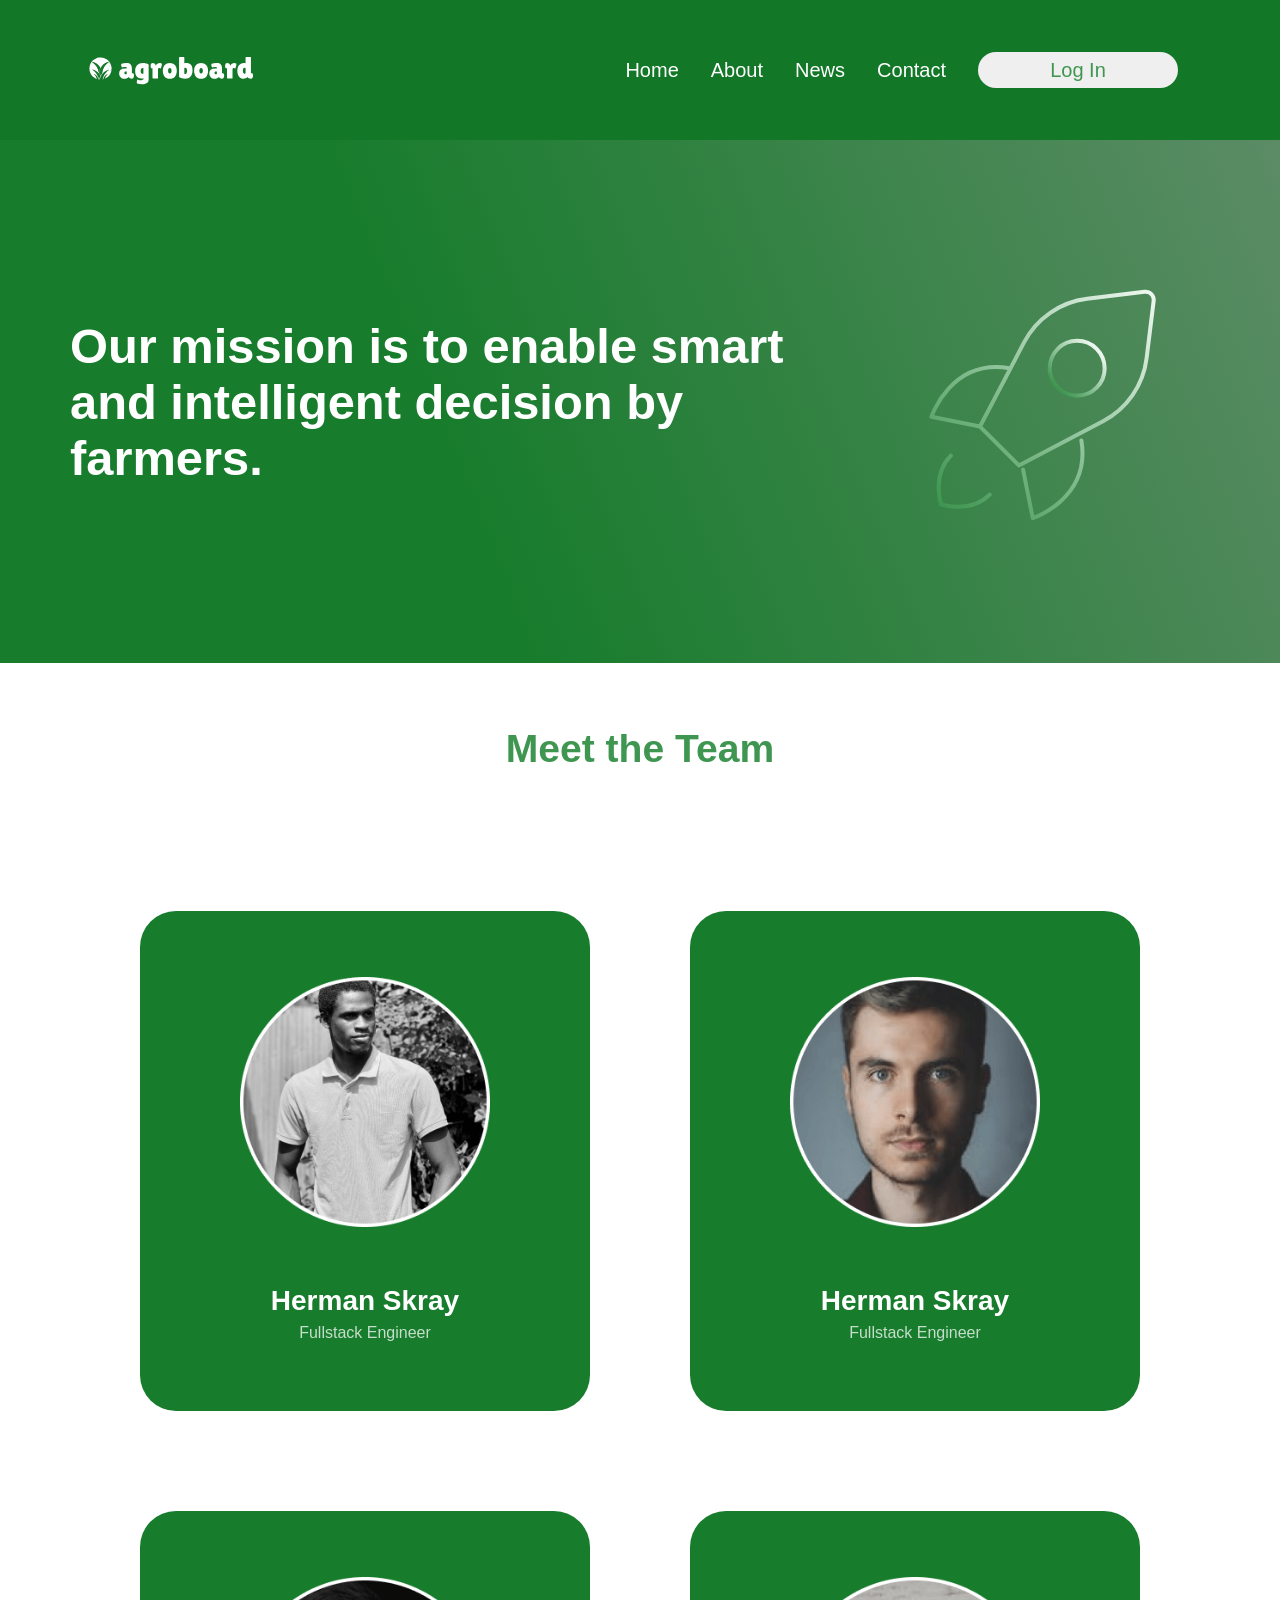
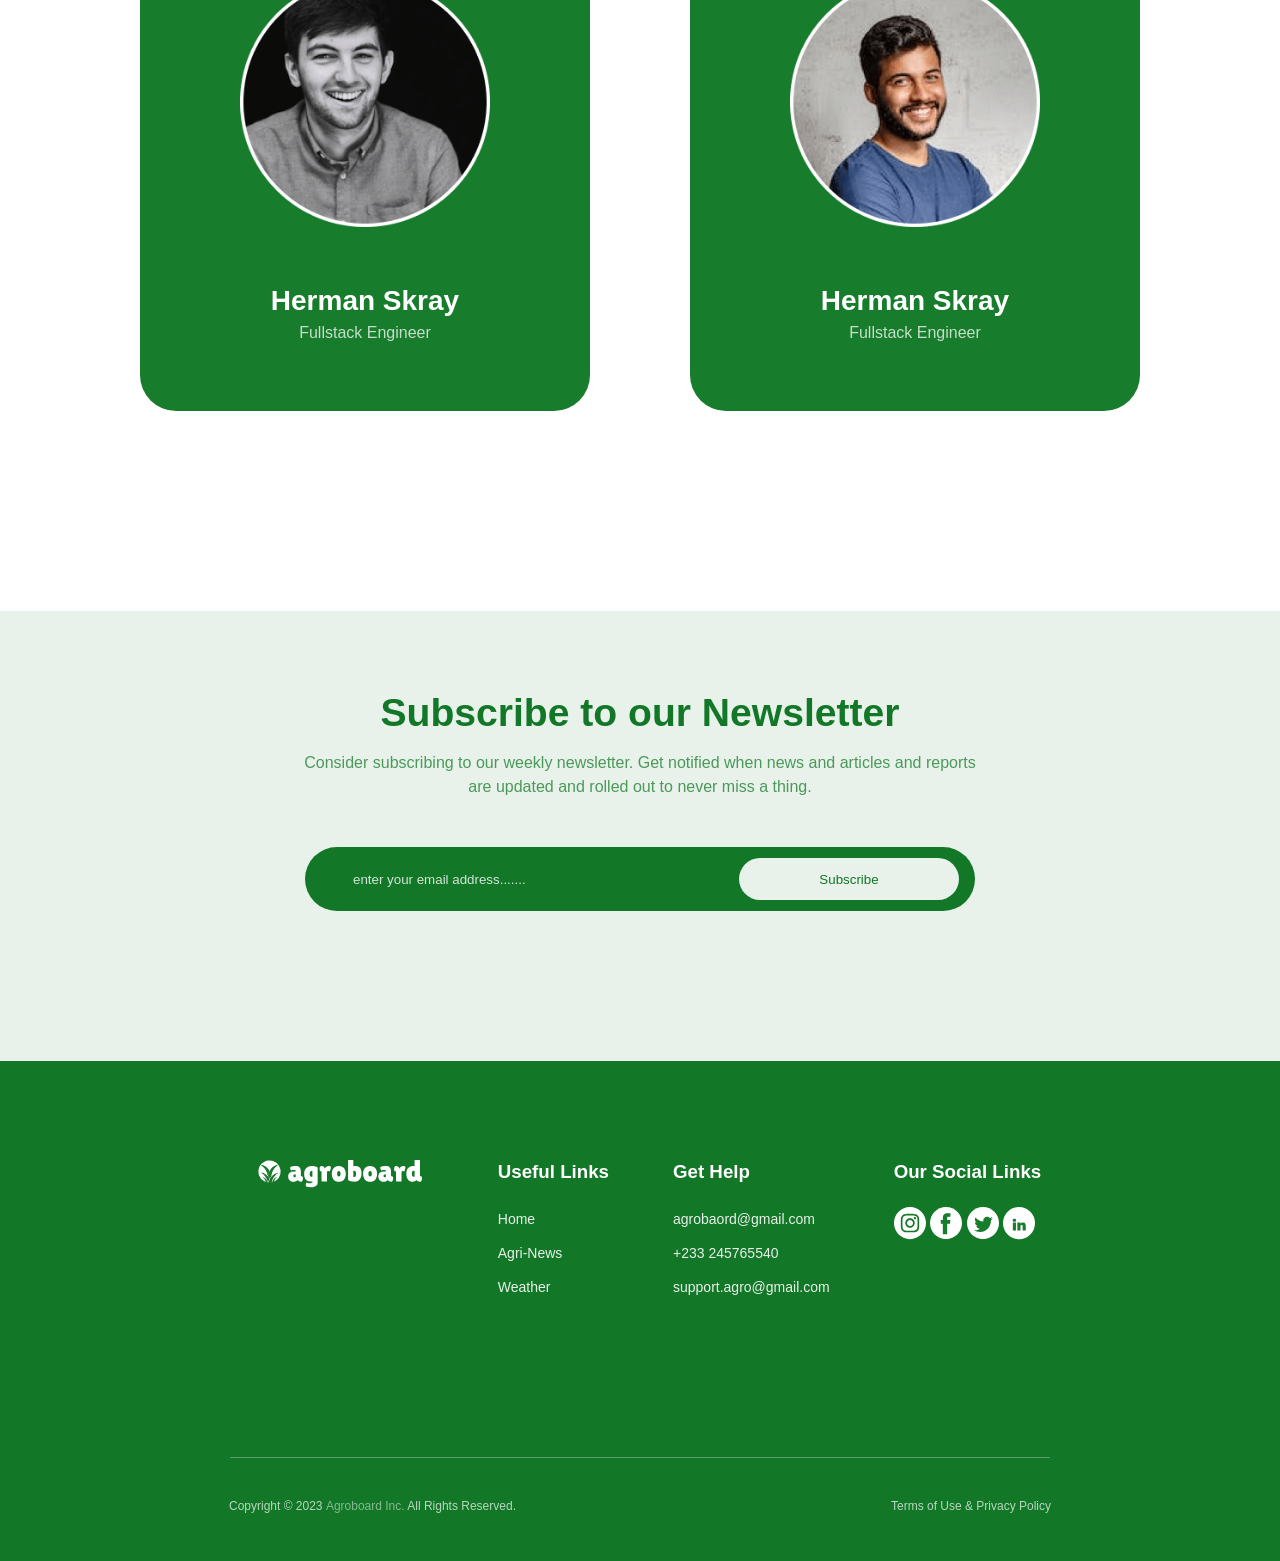
<file: static/about.html>
<!DOCTYPE html>
<html lang="en">
  <head>
    <meta charset="UTF-8" />
    <meta name="viewport" content="width=device-width, initial-scale=1.0" />
    <link rel="stylesheet" href="about.css" />
    <title>Agroboard | Smart Decisions</title>
  </head>
  <body>
    <!--  THIS IS THE HEADER SECTION -->

    <header>
      <a href="index.html"
        ><img src="images/Logo.svg" alt="logo" class="logo"
      /></a>
      <nav>
        <ul>
          <li class="menu-link"><a href="index.html">Home</a></li>
          <li class="menu-link"><a href="about.html">About</a></li>
          <li class="menu-link"><a href="news.html">News</a></li>
          <li class="menu-link"><a href="#get-help">Contact</a></li>
          <li class="menu-link">
            <a href=""><button>Log In</button></a>
          </li>
        </ul>
      </nav>
    </header>

    <!--  THIS IS THE HERO SECTION -->

    <section class="hero-section">
      <h1>
        Our mission is to enable smart and intelligent decision by farmers.
      </h1>
      <img src="images/svg mission.svg" alt="mission svg icon rocket" />
    </section>

    <!--  THIS IS THE TEAM SECTION -->
    <section class="team">
      <h2 class="team-heading">Meet the Team</h2>
      <div class="cards">
        <div class="card">
          <img src="images/Herman.png" alt="expert-analysis" />
          <h2>Herman Skray</h2>
          <p>Fullstack Engineer</p>
        </div>
        <div class="card">
          <img src="images/Theo.png" alt="expert-analysis" />
          <h2>Herman Skray</h2>
          <p>Fullstack Engineer</p>
        </div>
        <div class="card">
          <img src="images/Femi.png" alt="expert-analysis" />
          <h2>Herman Skray</h2>
          <p>Fullstack Engineer</p>
        </div>
        <div class="card">
          <img src="images/Jack.png" alt="expert-analysis" />
          <h2>Herman Skray</h2>
          <p>Fullstack Engineer</p>
        </div>
      </div>
    </section>

    <!--  THIS IS THE NEWSLETTER SECTION -->
    <section class="newsletter">
      <h2>Subscribe to our Newsletter</h2>
      <p>
        Consider subscribing to our weekly newsletter. Get notified when news
        and articles and reports are updated and rolled out to never miss a
        thing.
      </p>
      <form action="" method="get" class="subscribe-form">
        <label for="email"
          ><input
            type="email"
            class="email"
            required
            placeholder="enter your email address......."
        /></label>
        <label for="subscribe"
          ><input type="submit" class="subscribe" value="Subscribe"
        /></label>
      </form>
    </section>

    <!--  THIS IS THE FOOTER SECTION -->

    <footer>
      <div class="links">
        <a href="index.html"
          ><img src="images/Logo.svg" alt="logo" class="logo"
        /></a>
        <div class="useful-links">
          <h3>Useful Links</h3>
          <a href="index.html"><p>Home</p></a>
          <a href="news.html"><p>Agri-News</p></a>
          <a href="weather.html"><p>Weather</p></a>
        </div>
        <div class="get-help" id="get-help">
          <h3>Get Help</h3>
          <a href="mailto:agrobaord@gmail.com"><p>agrobaord@gmail.com</p></a>
          <a href="tel:+233245765540"><p>+233 245765540</p></a>
          <a href="mailto:agrobaord@gmail.com"><p>support.agro@gmail.com</p></a>
        </div>
        <div class="social">
          <h3>Our Social Links</h3>
          <a href="http://www.instagram.com"
            ><img src="images/Instagram.svg" alt="instagram icon"
          /></a>
          <a href="http://www.facebook.com"
            ><img src="images/Facebook.svg" alt="facebook icon"
          /></a>
          <a href="http://www.twitter.com"
            ><img src="images/Twitter.svg" alt="twitter icon"
          /></a>
          <a href="http://www.linkedin.com"
            ><img src="images/LinkedIn.svg" alt="linkedin icon"
          /></a>
        </div>
      </div>
      <hr />
      <div class="copyright-terms">
        <div class="copyright">
          <p>
            Copyright © 2023
            <a href="index.html">Agroboard Inc.</a> All Rights Reserved.
          </p>
        </div>
        <div class="terms">
          <a href="#"><p>Terms of Use & Privacy Policy</p></a>
        </div>
      </div>
    </footer>
  </body>
  <script src="script.js"></script>
</html>
</file>
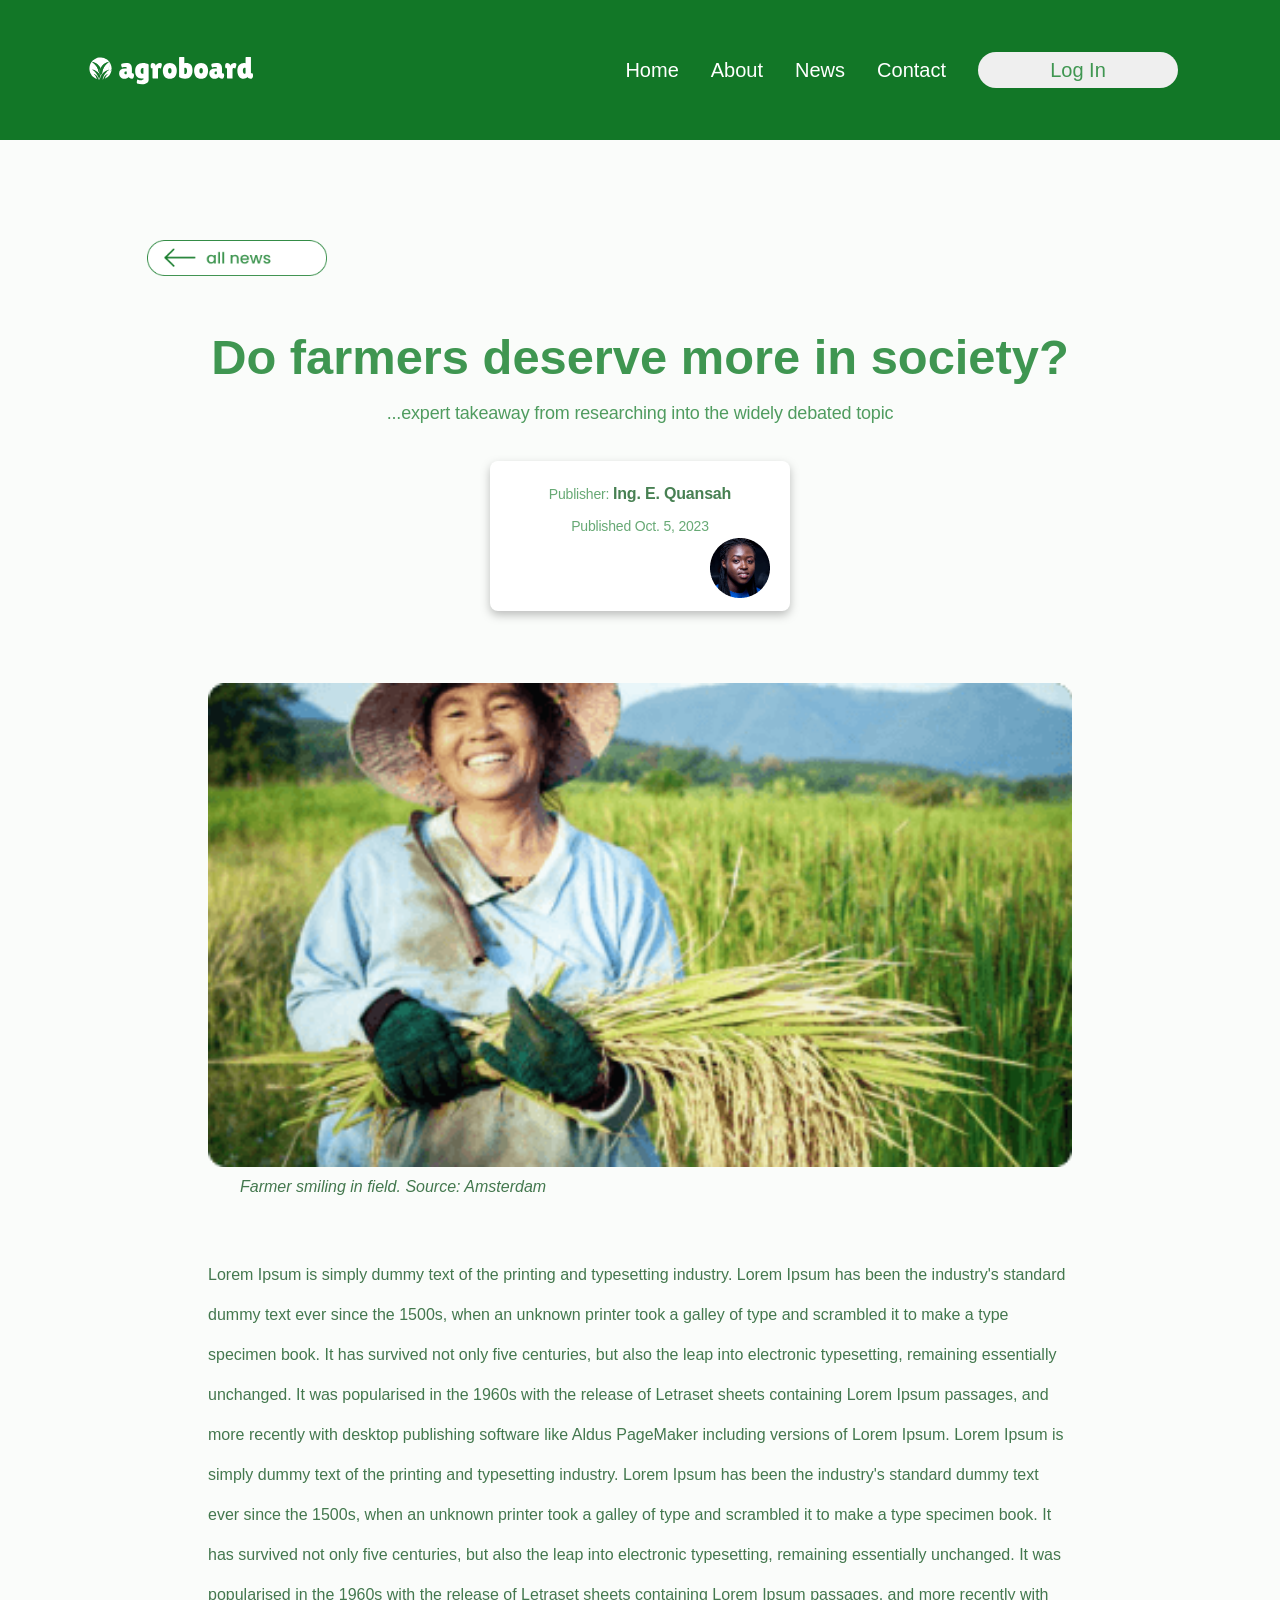
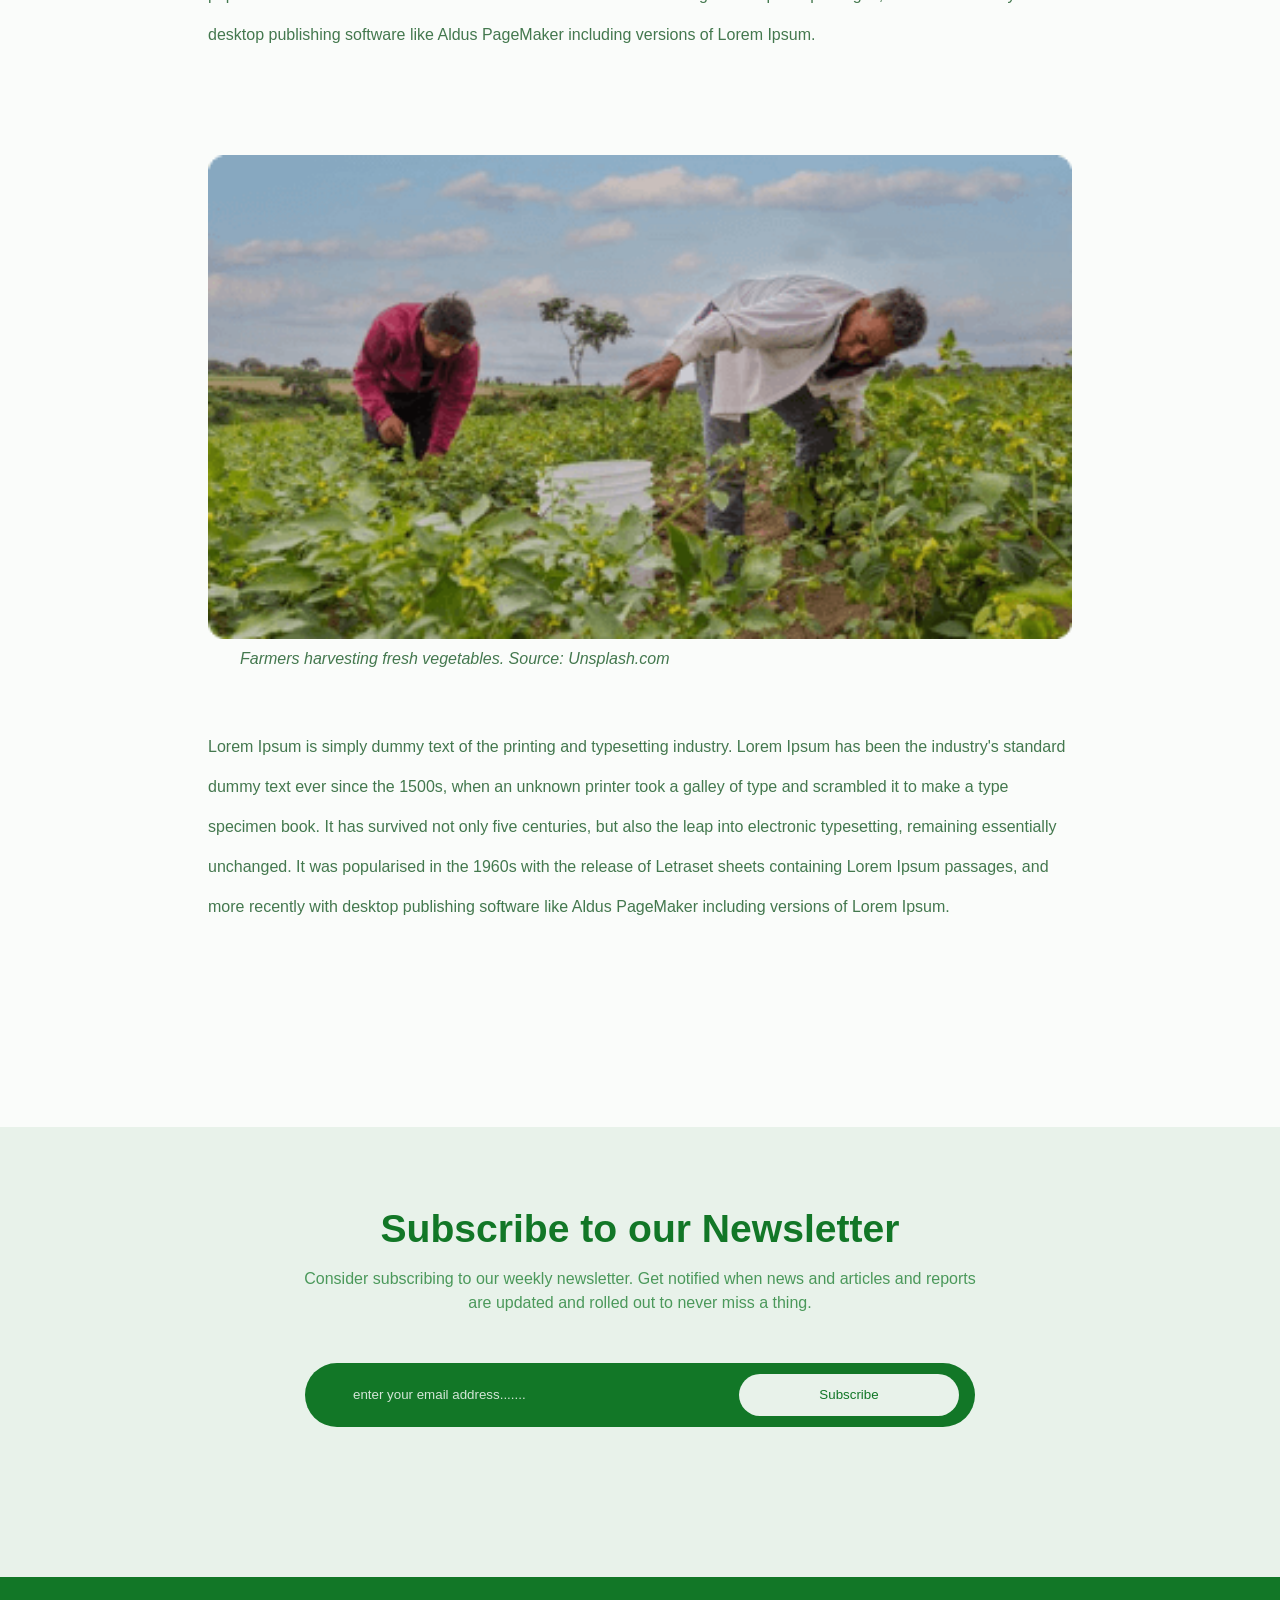
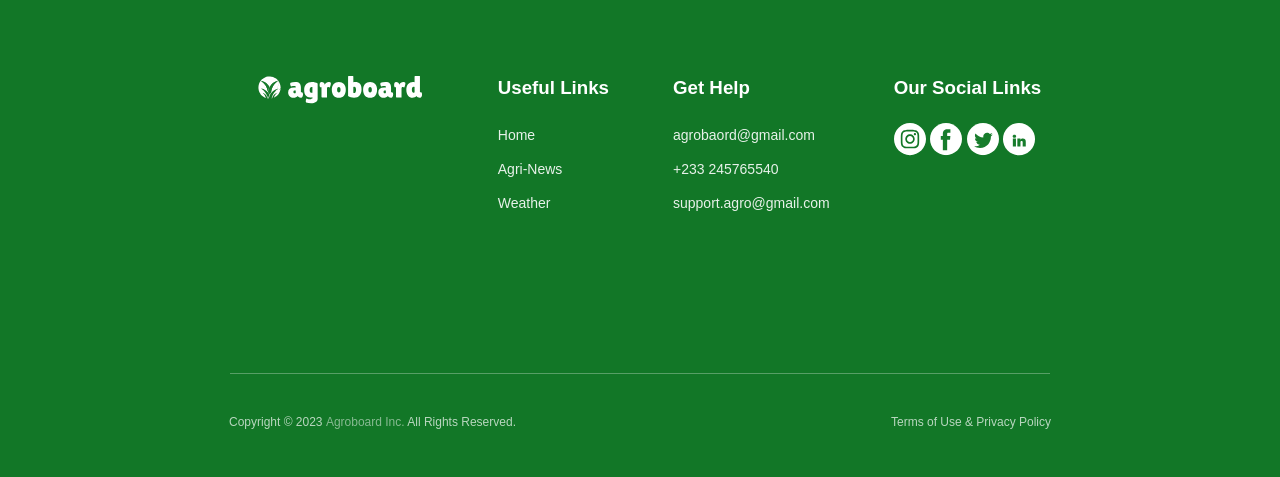
<file: static/article.html>
<!DOCTYPE html>
<html lang="en">
  <head>
    <meta charset="UTF-8" />
    <meta name="viewport" content="width=device-width, initial-scale=1.0" />
    <link rel="stylesheet" href="article.css" />
    <title>Agroboard | Smart Decisions</title>
  </head>
  <body>
    <!--  THIS IS THE HEADER SECTION -->

    <header>
      <a href="index.html"
        ><img src="images/Logo.svg" alt="logo" class="logo"
      /></a>
      <nav>
        <ul>
          <li class="menu-link"><a href="index.html">Home</a></li>
          <li class="menu-link"><a href="about.html">About</a></li>
          <li class="menu-link"><a href="news.html">News</a></li>
          <li class="menu-link"><a href="#get-help">Contact</a></li>
          <li class="menu-link">
            <a href=""><button>Log In</button></a>
          </li>
        </ul>
      </nav>
    </header>

    <!--  THIS IS THE HERO SECTION -->

    <section class="article">
      <a href="news.html"
        ><img src="images/back button.png" alt="back button icon"
      /></a>
      <div class="heading">
        <h1>Do farmers deserve more in society?</h1>
        <p>...expert takeaway from researching into the widely debated topic</p>
        <div class="pubisher-card">
          <p>Publisher: <span>Ing. E. Quansah</span></p>
          <p>Published Oct. 5, 2023</p>
          <img src="images/publisher.png" alt="publisher of article image" />
        </div>
      </div>
      <div class="body">
        <img
          src="news images/Mask group-1.png"
          alt="farmer harvesting in field"
        />
        <p class="source">Farmer smiling in field. Source: Amsterdam</p>
        <p>
          Lorem Ipsum is simply dummy text of the printing and typesetting
          industry. Lorem Ipsum has been the industry's standard dummy text ever
          since the 1500s, when an unknown printer took a galley of type and
          scrambled it to make a type specimen book. It has survived not only
          five centuries, but also the leap into electronic typesetting,
          remaining essentially unchanged. It was popularised in the 1960s with
          the release of Letraset sheets containing Lorem Ipsum passages, and
          more recently with desktop publishing software like Aldus PageMaker
          including versions of Lorem Ipsum. Lorem Ipsum is simply dummy text of
          the printing and typesetting industry. Lorem Ipsum has been the
          industry's standard dummy text ever since the 1500s, when an unknown
          printer took a galley of type and scrambled it to make a type specimen
          book. It has survived not only five centuries, but also the leap into
          electronic typesetting, remaining essentially unchanged. It was
          popularised in the 1960s with the release of Letraset sheets
          containing Lorem Ipsum passages, and more recently with desktop
          publishing software like Aldus PageMaker including versions of Lorem
          Ipsum.
        </p>
        <img
          src="news images/Mask group-6.png"
          alt="group of farmers if field working"
        />
        <p class="source">
          Farmers harvesting fresh vegetables. Source: Unsplash.com
        </p>
        <p>
          Lorem Ipsum is simply dummy text of the printing and typesetting
          industry. Lorem Ipsum has been the industry's standard dummy text ever
          since the 1500s, when an unknown printer took a galley of type and
          scrambled it to make a type specimen book. It has survived not only
          five centuries, but also the leap into electronic typesetting,
          remaining essentially unchanged. It was popularised in the 1960s with
          the release of Letraset sheets containing Lorem Ipsum passages, and
          more recently with desktop publishing software like Aldus PageMaker
          including versions of Lorem Ipsum.
        </p>
      </div>
    </section>

    <!--  THIS IS THE NEWSLETTER SECTION -->
    <section class="newsletter">
      <h2>Subscribe to our Newsletter</h2>
      <p>
        Consider subscribing to our weekly newsletter. Get notified when news
        and articles and reports are updated and rolled out to never miss a
        thing.
      </p>
      <form
        action=""
        method="get"
        class="subscribe-form"
        id="subscription-form"
      >
        <label for="email"
          ><input
            id="email"
            type="email"
            class="email"
            required
            placeholder="enter your email address......."
        /></label>
        <label for="subscribe"
          ><input
            type="submit"
            id="subscribe"
            class="subscribe"
            value="Subscribe"
        /></label>
      </form>
    </section>

    <!--  THIS IS THE FOOTER SECTION -->

    <footer>
      <div class="links">
        <a href="index.html"
          ><img src="images/Logo.svg" alt="logo" class="logo"
        /></a>
        <div class="useful-links">
          <h3>Useful Links</h3>
          <a href="index.html"><p>Home</p></a>
          <a href="news.html"><p>Agri-News</p></a>
          <a href="weather.html"><p>Weather</p></a>
        </div>
        <div class="get-help" id="get-help">
          <h3>Get Help</h3>
          <a href="mailto:agrobaord@gmail.com"><p>agrobaord@gmail.com</p></a>
          <a href="tel:+233245765540"><p>+233 245765540</p></a>
          <a href="mailto:agrobaord@gmail.com"><p>support.agro@gmail.com</p></a>
        </div>
        <div class="social">
          <h3>Our Social Links</h3>
          <a href="http://www.instagram.com"
            ><img src="images/Instagram.svg" alt="instagram icon"
          /></a>
          <a href="http://www.facebook.com"
            ><img src="images/Facebook.svg" alt="facebook icon"
          /></a>
          <a href="http://www.twitter.com"
            ><img src="images/Twitter.svg" alt="twitter icon"
          /></a>
          <a href="http://www.linkedin.com"
            ><img src="images/LinkedIn.svg" alt="linkedin icon"
          /></a>
        </div>
      </div>
      <hr />
      <div class="copyright-terms">
        <div class="copyright">
          <p>
            Copyright © 2023
            <a href="index.html">Agroboard Inc.</a> All Rights Reserved.
          </p>
        </div>
        <div class="terms">
          <a href="#"><p>Terms of Use & Privacy Policy</p></a>
        </div>
      </div>
    </footer>
  </body>
  <script src="script.js"></script>
</html>
</file>
<file: static/about.css>
/* THIS IS A THE GENERAL CSS BEGINNING*/

* {
  box-sizing: border-box;
  margin: 0;
  padding: 0;
}

body {
  background-color: #177c2c;
  font-family: "Poppins", sans-serif;
  color: #fff;
  margin: 0;
  padding: 0;
}

p {
  color: #fff;
  opacity: 0.75;
  font-size: 16px;
  font-weight: 300;
  line-height: 24px;
}

h2 {
  color: #3f9651;
  font-size: 39.1px;
  font-weight: 600;
}

/* THIS IS A THE HEADER SECTION CSS BEGINNING*/

header {
  display: flex;
  justify-content: space-between;
  background-color: #127727;
  align-items: center;
  height: 120px;
  width: 100%;
  padding: 70px;
}
.logo {
  width: 195px;
  height: 36px;
}
nav {
  padding-left: 0px;
}

nav > ul {
  display: flex;
  justify-content: space-evenly;
  align-items: center;
  list-style-type: none;
  padding-left: 20px;
}

a {
  text-decoration: none;
  color: #fff;
  font-size: 20px;
  font-weight: 500;
}

a:hover {
  color: aqua;
  text-decoration: none;
  cursor: pointer;
}

nav > ul > li {
  padding-right: 32px;
}

button {
  border-radius: 43px;
  stroke: none;
  width: 200px;
  height: 36px;
  border: none;
  line-height: auto;
  font-weight: 500;
  color: #3f9651;
  font-size: 20px;
}

/* THIS IS A THE HEADER SECTION CSS ENDING*/

/* THIS IS A THE HERO SECTION CSS BEGINNING*/
.hero-section {
  display: flex;
  flex-wrap: wrap;
  justify-content: space-between;
  align-items: center;
  width: 100%;
  background: linear-gradient(
    248deg,
    #6b8f72 -14.49%,
    rgba(173, 214, 182, 0) 64.42%
  );
  padding: 100px 70px;
  height: auto;
}

.hero-section h1 {
  color: #fff;
  font-size: 48.83px;
  font-weight: 900;
  width: 70%;
  line-height: 56px;
  height: auto;
}

/* THIS IS A THE TEAM SECTION CSS BEGINNING*/

.team {
  background-color: #fff;
  height: auto;
  display: flex;
  flex-direction: column;
  align-items: center;
}

.team .team-heading {
  color: #3f9651;
  font-size: 39.1px;
  font-weight: 600;
  margin-top: 64px;
}

.cards {
  display: flex;
  justify-content: space-between;
  flex-wrap: wrap;
  position: relative;
  margin: 140px;
  margin-bottom: 100px;
}

.card {
  width: 450px;
  height: 500px;
  border-radius: 36px;
  background: #177c2c;
  margin-bottom: 100px;
  display: flex;
  flex-direction: column;
  justify-content: center;
  align-items: center;
  padding: 100px;
}

.card img {
  width: 250px;
  height: 260px;
}
.card p {
  width: auto;
  margin-top: 4px;
  font-weight: lighter;
  color: #ffffff;
}
.card h2 {
  color: #fff;
  font-size: 28px;
  margin-top: 48px;
  padding-top: 10px;
}

/* THIS IS A THE NEWSLETTER SECTION CSS BEGINNING*/

.newsletter {
  background-color: #fff;
  opacity: 90%;
  height: 450px;
  display: flex;
  flex-direction: column;
  align-items: center;
  padding-top: 80px;
}

.newsletter p {
  color: #177c2c;
  width: 720px;
  align-items: center;
  padding: 16px;
  margin-bottom: 64px;
  height: 48px;
  text-align: center;
  display: block;
}
.newsletter h2 {
  color: #127727;
}

.newsletter form {
  background-color: #127727;
  width: 670px;
  height: 64px;
  display: flex;
  border-radius: 32px;
  align-items: center;
  justify-content: space-between;
}

.newsletter form .email {
  background-color: transparent;
  border: none;
  margin-left: 48px;
  height: 32px;
  width: 300px;
}
.newsletter form ::placeholder {
  color: #fff;
  opacity: 0.9; /* Firefox */
}

.newsletter form ::-ms-input-placeholder {
  /* Edge 12 -18 */
  color: #fff;
}

input[type="text"],
input[type="email"],
input[type="password"],
textarea,
select {
  outline: none;
  caret-color: white;
}
input,
select,
textarea {
  color: #fff;
}

.subscribe {
  background-color: #fff;
  color: #127727;
  border: none;
  border-radius: 32px;
  margin-right: 16px;
  width: 220px;
  height: 42px;
}

/* THIS IS A THE FOOTER SECTION CSS BEGINNING*/

footer {
  height: 500px;
  background-color: #127727;
  display: flex;
  align-items: center;
  flex-direction: column;
  padding-top: 100px;
}

footer .links {
  display: flex;
  justify-content: space-between;
  margin-bottom: 148px;
}

.links .useful-links,
.links .get-help {
  margin-right: 64px;
}

.links .logo {
  margin-right: 64px;
  margin-top: -8px;
}

.links h3 {
  padding-bottom: 24px;
}

.links p {
  font-size: 14px;
  padding-bottom: 10px;
  color: #fff;
  opacity: 0.9;
  font-style: normal;
  font-weight: 400;
}

.links .useful-links p:hover {
  color: aqua;
}

footer hr {
  width: 820px;
  height: 1px;
  background-color: #ffffff4a;
  border: none;
}

footer .copyright-terms {
  display: flex;
  justify-content: space-between;
  align-items: center;
}

.copyright p,
.copyright a,
.terms p {
  font-size: 12px;
  margin-top: 36px;
  opacity: 0.7;
}

.copyright p {
  margin-right: 375px;
}
</file>
<file: static/article.css>
/* THIS IS A THE GENERAL CSS BEGINNING*/

* {
  box-sizing: border-box;
  margin: 0;
  padding: 0;
}

body {
  background-color: #177c2c;
  font-family: "Poppins", sans-serif;
  color: #fff;
  margin: 0;
  padding: 0;
}

p {
  color: #fff;
  opacity: 0.75;
  font-size: 16px;
  font-weight: 300;
  line-height: 24px;
}

h2 {
  color: #3f9651;
  font-size: 39.1px;
  font-weight: 600;
}

/* THIS IS A THE HEADER SECTION CSS BEGINNING*/

header {
  display: flex;
  justify-content: space-between;
  background-color: #127727;
  align-items: center;
  height: 120px;
  width: 100%;
  padding: 70px;
}
.logo {
  width: 195px;
  height: 36px;
}
nav {
  padding-left: 0px;
}

nav > ul {
  display: flex;
  justify-content: space-evenly;
  align-items: center;
  list-style-type: none;
  padding-left: 20px;
}

a {
  text-decoration: none;
  color: #fff;
  font-size: 20px;
  font-weight: 500;
}

a:hover {
  color: aqua;
  text-decoration: none;
  cursor: pointer;
}

nav > ul > li {
  padding-right: 32px;
}

button {
  border-radius: 43px;
  stroke: none;
  width: 200px;
  height: 36px;
  border: none;
  line-height: auto;
  font-weight: 500;
  color: #3f9651;
  font-size: 20px;
}

/* THIS IS A THE HEADER SECTION CSS ENDING*/

/* THIS IS A THE ARTICLE SECTION CSS BEGINNING*/
.article {
  background-color: #fffffff9;
  height: auto;
  padding: 100px;
  width: 100%;
  display: flex;
  align-items: center;
  flex-direction: column;
}

.article a img {
  width: 180px;
  height: 36px;
  margin-left: -493px;
  margin-bottom: 48px;
}

.article .heading {
  display: flex;
  flex-direction: column;
  align-items: center;
}
.article .heading h1 {
  color: #3f9651;
  font-size: 48.83px;
  font-weight: 900;
  margin-bottom: 16px;
}

.article .heading p {
  color: #177c2c;
  text-align: center;
  font-size: 18px;
  font-style: normal;
  font-weight: 300;
  letter-spacing: -0.18px;
}

.pubisher-card {
  background-color: #fff;
  border-radius: 8px;
  display: flex;
  flex-direction: column;
  align-items: center;
  justify-content: center;
  width: 300px;
  height: 150px;
  margin-top: 36px;
  margin-bottom: 72px;
  filter: drop-shadow(0px 4px 5px rgba(0, 0, 0, 0.25));
}

.pubisher-card img {
  margin-top: 0px;
  margin-left: 200px;
  width: 60px;
  height: 60px;
}
.heading .pubisher-card p {
  color: #177c2bdf;
  padding: 8px;
  padding-bottom: 0;
  font-size: 14px;
}

.pubisher-card span {
  font-size: 16px;
  color: #0a5619;
  font-weight: 800;
}

.article .body {
  display: flex;
  flex-direction: column;
  align-items: center;
}

.article .body img {
  width: 80%;
  height: auto;
}

.article .body .source {
  font-style: italic;
  padding-bottom: 48px;
  padding-left: 32px;
}

.article .body p {
  color: #074c15;
  font-size: 16px;
  font-style: normal;
  font-weight: 400;
  line-height: 250%;
  width: 80%;
  height: auto;
  padding-bottom: 100px;
}
/* THIS IS A THE NEWSLETTER SECTION CSS BEGINNING*/

.newsletter {
  background-color: #fff;
  opacity: 90%;
  height: 450px;
  display: flex;
  flex-direction: column;
  align-items: center;
  padding-top: 80px;
}

.newsletter p {
  color: #177c2c;
  width: 720px;
  align-items: center;
  padding: 16px;
  margin-bottom: 64px;
  height: 48px;
  text-align: center;
  display: block;
}
.newsletter h2 {
  color: #127727;
}

.newsletter form {
  background-color: #127727;
  width: 670px;
  height: 64px;
  display: flex;
  border-radius: 32px;
  align-items: center;
  justify-content: space-between;
}

.newsletter form .email {
  background-color: transparent;
  border: none;
  margin-left: 48px;
  height: 32px;
  width: 300px;
}
.newsletter form ::placeholder {
  color: #fff;
  opacity: 0.9; /* Firefox */
}

.newsletter form ::-ms-input-placeholder {
  /* Edge 12 -18 */
  color: #fff;
}

input[type="text"],
input[type="email"],
input[type="password"],
textarea,
select {
  outline: none;
  caret-color: white;
}
input,
select,
textarea {
  color: #fff;
}

.subscribe {
  background-color: #fff;
  color: #127727;
  border: none;
  border-radius: 32px;
  margin-right: 16px;
  width: 220px;
  height: 42px;
}

/* THIS IS A THE FOOTER SECTION CSS BEGINNING*/

footer {
  height: 500px;
  background-color: #127727;
  display: flex;
  align-items: center;
  flex-direction: column;
  padding-top: 100px;
}

footer .links {
  display: flex;
  justify-content: space-between;
  margin-bottom: 148px;
}

.links .useful-links,
.links .get-help {
  margin-right: 64px;
}

.links .logo {
  margin-right: 64px;
  margin-top: -8px;
}

.links h3 {
  padding-bottom: 24px;
}

.links p {
  font-size: 14px;
  padding-bottom: 10px;
  color: #fff;
  opacity: 0.9;
  font-style: normal;
  font-weight: 400;
}

.links .useful-links p:hover {
  color: aqua;
}

footer hr {
  width: 820px;
  height: 1px;
  background-color: #ffffff4a;
  border: none;
}

footer .copyright-terms {
  display: flex;
  justify-content: space-between;
  align-items: center;
}

.copyright p,
.copyright a,
.terms p {
  font-size: 12px;

  margin-top: 36px;
  opacity: 0.7;
}

.copyright p {
  margin-right: 375px;
}
</file>
